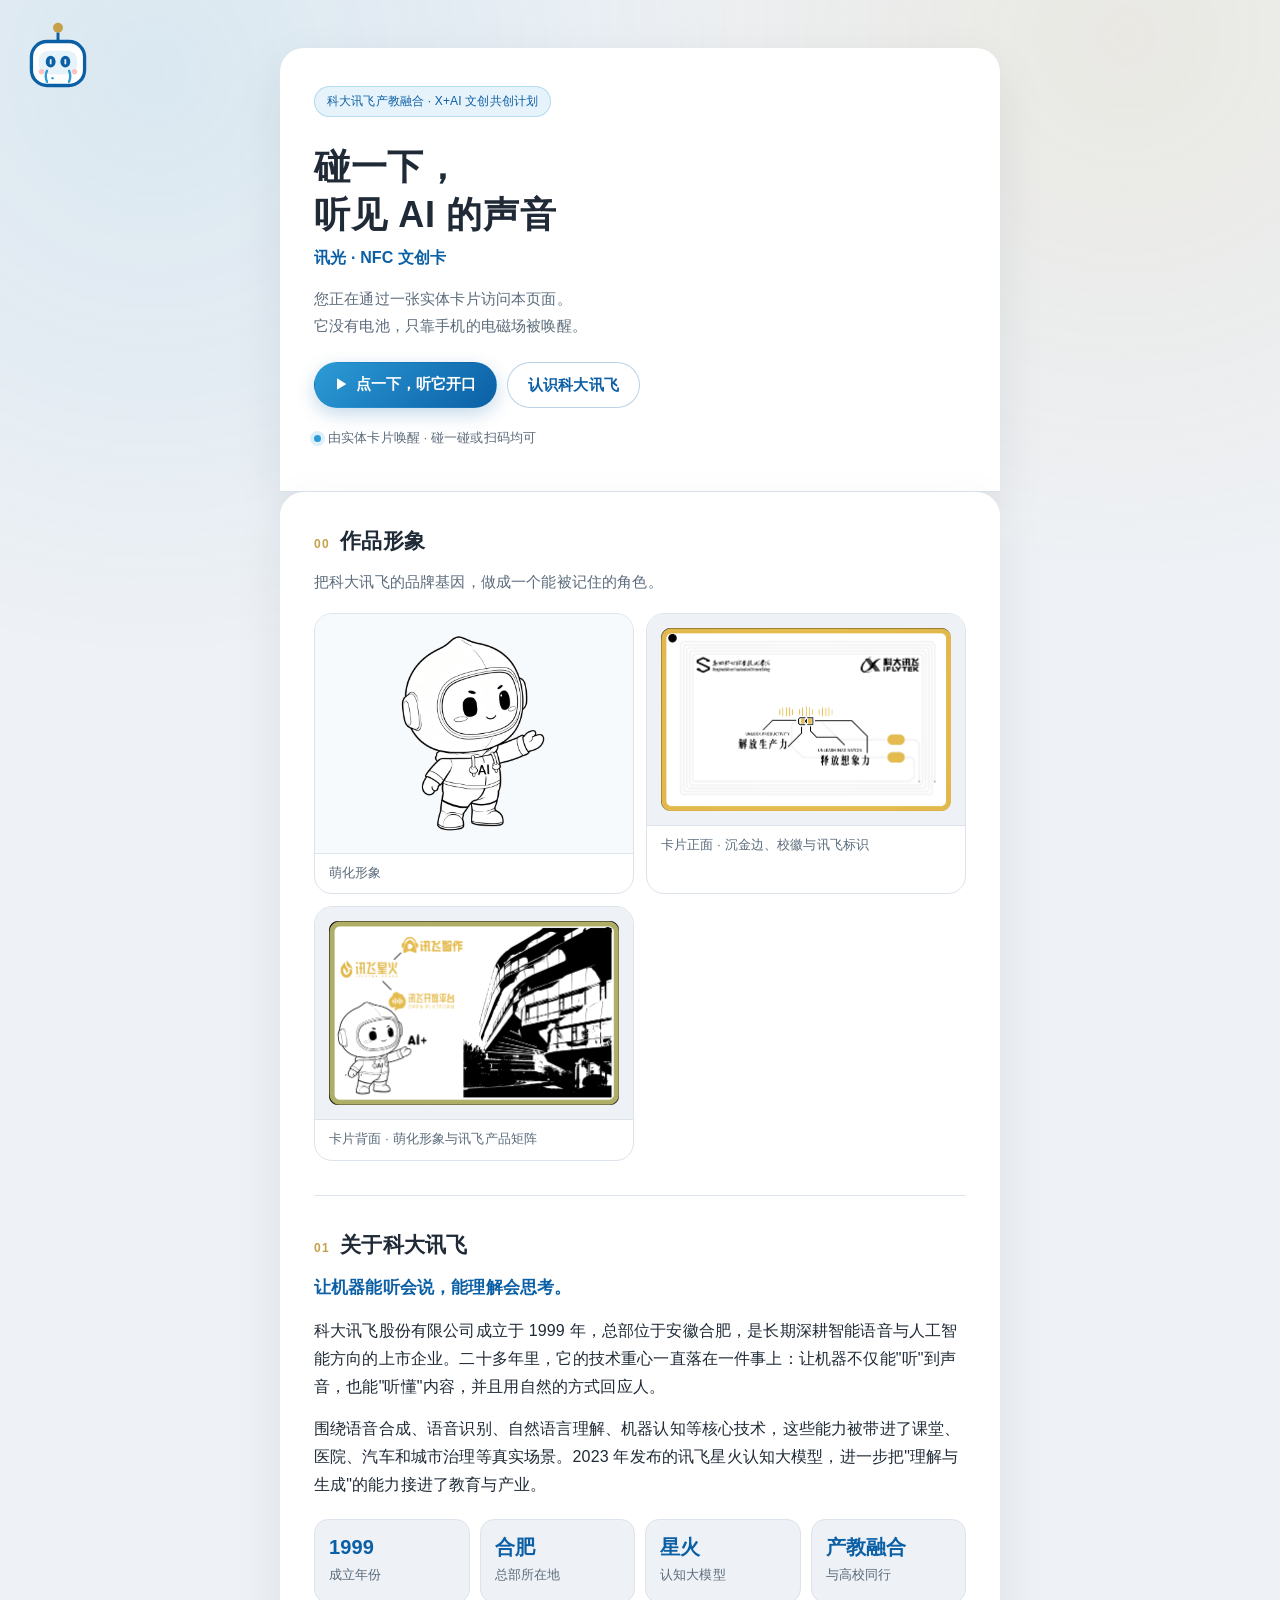
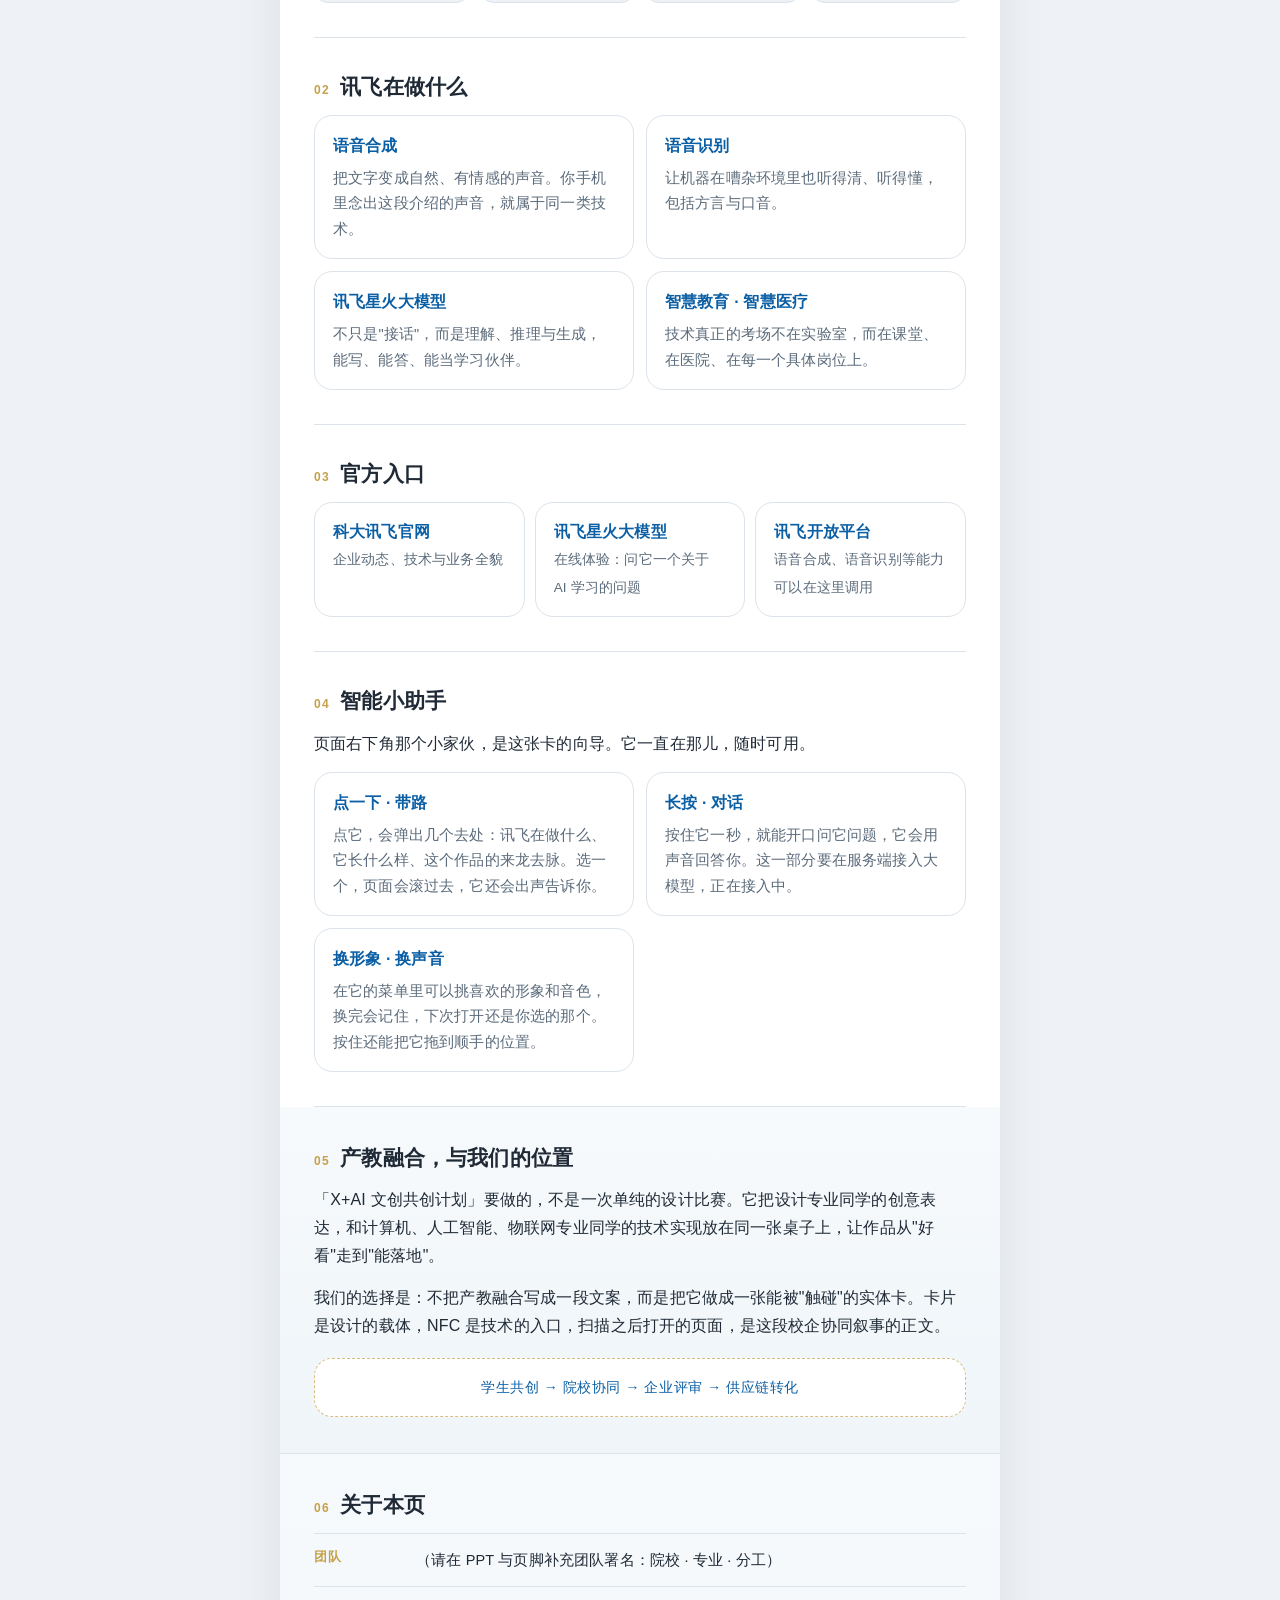
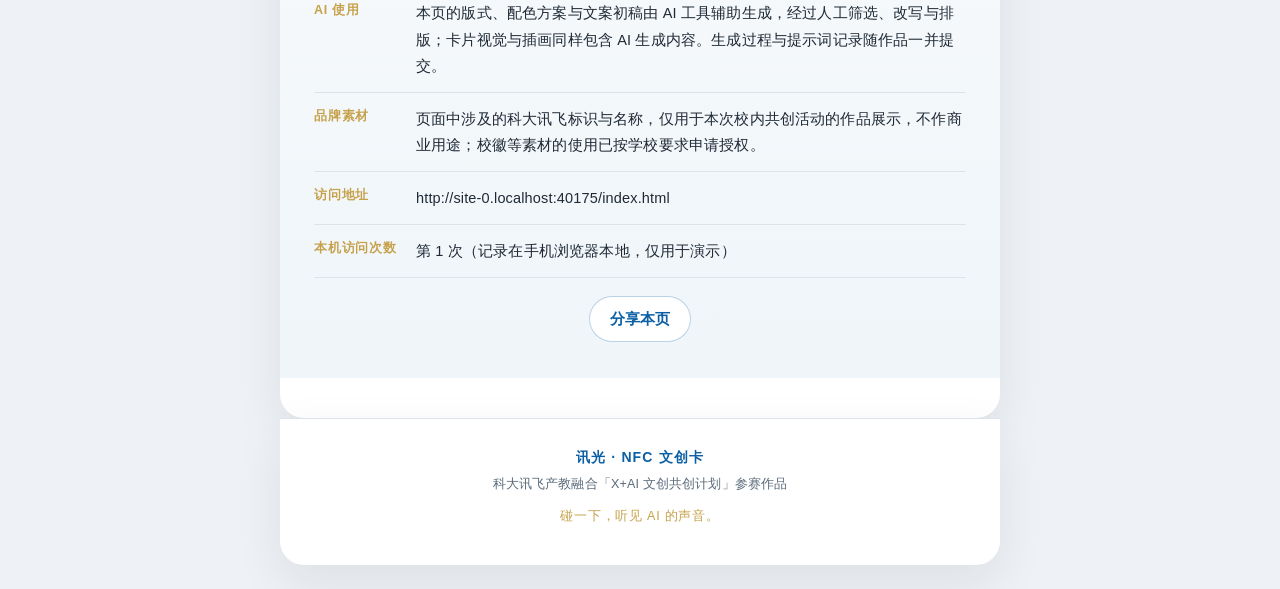
<file: index.html>
<!DOCTYPE html>
<html lang="zh-CN">
<head>
<meta charset="utf-8">
<meta name="viewport" content="width=device-width, initial-scale=1, viewport-fit=cover">
<title>讯光 · NFC 文创卡 | 科大讯飞产教融合 X+AI 共创计划</title>
<meta name="description" content="一张可以用手机碰开的文创卡：碰一下，认识科大讯飞，也看见产教融合里的自己。">
<meta name="theme-color" content="#0B5FA5">
<link rel="icon" href="assets/icon.svg" type="image/svg+xml">
<link rel="stylesheet" href="styles.css?v=10">
<noscript><style>[data-reveal]{opacity:1 !important;transform:none !important}</style></noscript>
</head>
<body>

<!-- ===================================================================
     作品：讯光 · NFC 文创卡
     用途：科大讯飞产教融合「X+AI 文创共创计划」参赛作品
     说明：纯静态页面，不依赖任何外部 CDN；联网或断网都能打开
     =================================================================== -->

<div class="grain" aria-hidden="true"></div>

<header class="hero">
  <div class="hero-top">
    <span class="badge">科大讯飞产教融合 · X+AI 文创共创计划</span>
  </div>

  

  <h1 class="hero-title">碰一下，<br>听见 AI 的声音</h1>
  <p class="hero-sub">讯光 · NFC 文创卡</p>
  <p class="hero-desc">您正在通过一张实体卡片访问本页面。<br>它没有电池，只靠手机的电磁场被唤醒。</p>

  <div class="hero-actions">
    <button id="tts-btn" class="btn btn-primary" type="button">
      <span class="btn-icon" aria-hidden="true">▶</span><span id="tts-label">点一下，听它开口</span>
    </button>
    <a class="btn btn-ghost" href="#about">认识科大讯飞</a>
  </div>

  <p class="hero-voice" id="hero-voice" hidden>
    <span class="bars" aria-hidden="true"><i></i><i></i><i></i><i></i><i></i></span>
    <span id="hero-voice-text">正在朗读…</span>
  </p>
  
  <p class="nfc-flag"><span class="dot" aria-hidden="true"></span>由实体卡片唤醒 · 碰一碰或扫码均可</p>
</header>

<main>

  <section class="block showcase" id="showcase" data-reveal>
    <h2><span class="num">00</span>作品形象</h2>
    <p class="muted">把科大讯飞的品牌基因，做成一个能被记住的角色。</p>
    <div class="shots">
      <figure class="shot">
        <img src="assets/mascot.png" alt="科大讯飞萌化形象" loading="lazy">
        <figcaption>萌化形象</figcaption>
      </figure>
      <figure class="shot shot--card">
        <img src="assets/card-front.png" alt="讯光 NFC 文创卡正面：金边、校徽、科大讯飞标识与两行字" loading="lazy">
        <figcaption>卡片正面 · 沉金边、校徽与讯飞标识</figcaption>
      </figure>
      <figure class="shot shot--card">
        <img src="assets/card-back.png" alt="讯光 NFC 文创卡背面：萌化形象、三个讯飞标识与建筑图" loading="lazy">
        <figcaption>卡片背面 · 萌化形象与讯飞产品矩阵</figcaption>
      </figure>
    </div>
    
  </section>

  <section class="block" id="about" data-reveal>
    <h2><span class="num">01</span>关于科大讯飞</h2>
    <p class="lead">让机器能听会说，能理解会思考。</p>
    <!-- 以下事实性内容请以讯飞官方资料为准后定稿 -->
    <p>科大讯飞股份有限公司成立于 1999 年，总部位于安徽合肥，是长期深耕智能语音与人工智能方向的上市企业。二十多年里，它的技术重心一直落在一件事上：让机器不仅能"听"到声音，也能"听懂"内容，并且用自然的方式回应人。</p>
    <p>围绕语音合成、语音识别、自然语言理解、机器认知等核心技术，这些能力被带进了课堂、医院、汽车和城市治理等真实场景。2023 年发布的讯飞星火认知大模型，进一步把"理解与生成"的能力接进了教育与产业。</p>

    <ul class="facts">
      <li><strong>1999</strong><span>成立年份</span></li>
      <li><strong>合肥</strong><span>总部所在地</span></li>
      <li><strong>星火</strong><span>认知大模型</span></li>
      <li><strong>产教融合</strong><span>与高校同行</span></li>
    </ul>
  </section>

  <section class="block" data-reveal>
    <h2><span class="num">02</span>讯飞在做什么</h2>
    <div class="cards">
      <article class="card">
        <h3>语音合成</h3>
        <p>把文字变成自然、有情感的声音。你手机里念出这段介绍的声音，就属于同一类技术。</p>
      </article>
      <article class="card">
        <h3>语音识别</h3>
        <p>让机器在嘈杂环境里也听得清、听得懂，包括方言与口音。</p>
      </article>
      <article class="card">
        <h3>讯飞星火大模型</h3>
        <p>不只是"接话"，而是理解、推理与生成，能写、能答、能当学习伙伴。</p>
      </article>
      <article class="card">
        <h3>智慧教育 · 智慧医疗</h3>
        <p>技术真正的考场不在实验室，而在课堂、在医院、在每一个具体岗位上。</p>
      </article>
    </div>
  </section>

  

  <section class="block" data-reveal>
    <h2><span class="num">03</span>官方入口</h2>
    <div class="links">
      <a class="link-card" href="https://www.iflytek.com/" target="_blank" rel="noreferrer">
        <strong>科大讯飞官网</strong><span>企业动态、技术与业务全貌</span>
      </a>
      <a class="link-card" href="https://xinghuo.xfyun.cn/" target="_blank" rel="noreferrer">
        <strong>讯飞星火大模型</strong><span>在线体验：问它一个关于 AI 学习的问题</span>
      </a>
      <a class="link-card" href="https://www.xfyun.cn/" target="_blank" rel="noreferrer">
        <strong>讯飞开放平台</strong><span>语音合成、语音识别等能力可以在这里调用</span>
      </a>
    </div>
    
  </section>

  <section class="block" id="assistant" data-reveal>
    <h2><span class="num">04</span>智能小助手</h2>
    <p>页面右下角那个小家伙，是这张卡的向导。它一直在那儿，随时可用。</p>
    <div class="cards">
      <article class="card">
        <h3>点一下 · 带路</h3>
        <p>点它，会弹出几个去处：讯飞在做什么、它长什么样、这个作品的来龙去脉。选一个，页面会滚过去，它还会出声告诉你。</p>
      </article>
      <article class="card">
        <h3>长按 · 对话</h3>
        <p>按住它一秒，就能开口问它问题，它会用声音回答你。这一部分要在服务端接入大模型，正在接入中。</p>
      </article>
      <article class="card">
        <h3>换形象 · 换声音</h3>
        <p>在它的菜单里可以挑喜欢的形象和音色，换完会记住，下次打开还是你选的那个。按住还能把它拖到顺手的位置。</p>
      </article>
      
    </div>
    
  </section>

  <section class="block block-tint" data-reveal>
    <h2><span class="num">05</span>产教融合，与我们的位置</h2>
    <p>「X+AI 文创共创计划」要做的，不是一次单纯的设计比赛。它把设计专业同学的创意表达，和计算机、人工智能、物联网专业同学的技术实现放在同一张桌子上，让作品从"好看"走到"能落地"。</p>
    <p>我们的选择是：不把产教融合写成一段文案，而是把它做成一张能被"触碰"的实体卡。卡片是设计的载体，NFC 是技术的入口，扫描之后打开的页面，是这段校企协同叙事的正文。</p>
    <div class="quote">
      <p>学生共创 → 院校协同 → 企业评审 → 供应链转化</p>
    </div>
  </section>

  <section class="block block-tint" id="about-page" data-reveal>
    <h2><span class="num">06</span>关于本页</h2>
    <div class="spec">
      <div class="spec-row"><span class="spec-k">团队</span><span class="spec-v" id="team-line">（请在 PPT 与页脚补充团队署名：院校 · 专业 · 分工）</span></div>
      <div class="spec-row"><span class="spec-k">AI 使用</span><span class="spec-v">本页的版式、配色方案与文案初稿由 AI 工具辅助生成，经过人工筛选、改写与排版；卡片视觉与插画同样包含 AI 生成内容。生成过程与提示词记录随作品一并提交。</span></div>
      <div class="spec-row"><span class="spec-k">品牌素材</span><span class="spec-v">页面中涉及的科大讯飞标识与名称，仅用于本次校内共创活动的作品展示，不作商业用途；校徽等素材的使用已按学校要求申请授权。</span></div>
      <div class="spec-row"><span class="spec-k">访问地址</span><span class="spec-v" id="origin-line">—</span></div>
      <div class="spec-row"><span class="spec-k">本机访问次数</span><span class="spec-v" id="visit-line">—</span></div>
    </div>
    <div class="share-row">
      <button id="share-btn" class="btn btn-ghost" type="button">分享本页</button>
    </div>
  </section>

</main>

<footer class="foot">
  <p class="foot-title">讯光 · NFC 文创卡</p>
  <p>科大讯飞产教融合「X+AI 文创共创计划」参赛作品</p>
  <p class="foot-note">碰一下，听见 AI 的声音。</p>
</footer>

<!-- ============================ 浮窗导览员 ============================ -->
<audio id="voice-audio" preload="auto"></audio>

<div class="buddy-wrap" id="buddy-wrap">
  <div class="buddy-menu" id="buddy-menu" hidden role="menu" aria-label="智能小助手">
    <div class="bm-list">
      <button type="button" role="menuitem" data-quiz="1">考考你 · 关于讯飞的三道题</button>
    </div>
    <div class="bm-sec">
      <span class="bm-label">换形象</span>
      <div class="bm-row" id="buddy-styles"></div>
    </div>
    <div class="bm-sec">
      <span class="bm-label">换声音</span>
      <div class="bm-row" id="buddy-voices"></div>
    </div>
    <p class="bm-tip">长按我，就能和我说话</p>
  </div>
  <div class="buddy-quiz" id="buddy-quiz" hidden role="dialog" aria-label="小测验">
    <div class="bq-head">
      <span id="bq-step">第 1 / 3 题</span>
      <button type="button" class="bq-close" id="bq-close" aria-label="关闭测验">×</button>
    </div>
    <p class="bq-q" id="bq-question"></p>
    <div class="bq-opts" id="bq-options"></div>
    <p class="bq-fb" id="bq-feedback" hidden></p>
    <button type="button" class="bq-next" id="bq-next" hidden>下一题</button>
  </div>
<p class="buddy-bubble" id="buddy-bubble" hidden></p>
  <div class="buddy" id="buddy" role="button" tabindex="0"
       aria-label="页面向导：点一下打开快捷动作，再点一下收起，长按可以和我说话"></div>
</div>

<script src="app.js?v=9"></script>
</body>
</html>
</file>
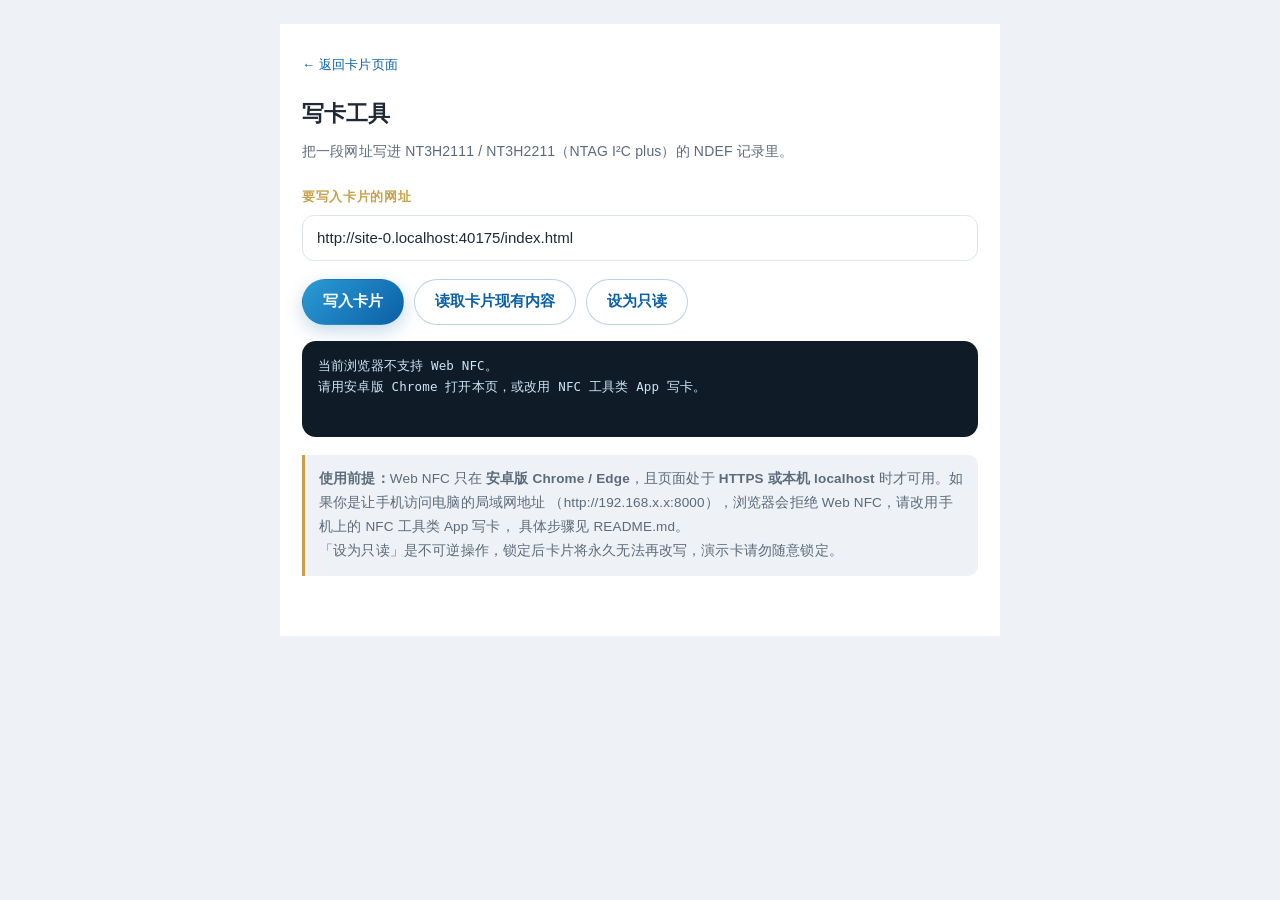
<file: writer.html>
<!DOCTYPE html>
<html lang="zh-CN">
<head>
<meta charset="utf-8">
<meta name="viewport" content="width=device-width, initial-scale=1, viewport-fit=cover">
<title>写卡工具 | 讯光 · NFC 文创卡</title>
<meta name="theme-color" content="#0B5FA5">
<meta name="robots" content="noindex,nofollow">
<link rel="icon" href="assets/icon.svg" type="image/svg+xml">
<link rel="stylesheet" href="styles.css">
<style>
  .tool{max-width:720px;margin:0 auto;background:#fff;padding:26px 22px 60px}
  .tool h1{font-size:22px;margin:0 0 6px}
  .tool .sub{color:var(--ink-soft);font-size:14px;margin:0 0 22px}
  .field{margin:0 0 16px}
  .field label{display:block;font-size:13px;font-weight:700;color:var(--gold);margin-bottom:6px;letter-spacing:.05em}
  .field input{
    width:100%;min-height:46px;padding:10px 14px;font-size:15px;
    font-family:inherit;color:var(--ink);
    border:1px solid var(--line);border-radius:12px;background:#fff;
  }
  .field input:focus{outline:2px solid rgba(44,155,214,.35);border-color:var(--cyan)}
  .row{display:flex;flex-wrap:wrap;gap:10px;margin:18px 0 8px}
  .log{
    margin-top:16px;padding:14px 16px;min-height:96px;
    background:#0F1B26;color:#CFE6F5;border-radius:14px;
    font-family:ui-monospace,SFMono-Regular,Consolas,monospace;
    font-size:12.5px;line-height:1.75;white-space:pre-wrap;word-break:break-all;
  }
  .warn{
    margin-top:18px;padding:12px 14px;font-size:13.5px;line-height:1.8;color:var(--ink-soft);
    background:var(--mist);border-left:3px solid var(--gold);border-radius:0 10px 10px 0;
  }
  .back{display:inline-block;margin-bottom:18px;font-size:13px;color:var(--blue);text-decoration:none}
</style>
</head>
<body>
<div class="tool">
  <a class="back" href="index.html">← 返回卡片页面</a>
  <h1>写卡工具</h1>
  <p class="sub">把一段网址写进 NT3H2111 / NT3H2211（NTAG I²C plus）的 NDEF 记录里。</p>

  <div class="field">
    <label for="url">要写入卡片的网址</label>
    <input id="url" type="url" inputmode="url" placeholder="https://example.com/kafang" autocomplete="off">
  </div>

  <div class="row">
    <button id="write-btn" class="btn btn-primary" type="button">写入卡片</button>
    <button id="read-btn" class="btn btn-ghost" type="button">读取卡片现有内容</button>
    <button id="lock-btn" class="btn btn-ghost" type="button">设为只读</button>
  </div>

  <div id="log" class="log">等待操作…</div>

  <div class="warn">
    <strong>使用前提：</strong>Web NFC 只在 <strong>安卓版 Chrome / Edge</strong>，且页面处于
    <strong>HTTPS 或本机 localhost</strong> 时才可用。如果你是让手机访问电脑的局域网地址
    （http://192.168.x.x:8000），浏览器会拒绝 Web NFC，请改用手机上的 NFC 工具类 App 写卡，
    具体步骤见 README.md。<br>
    「设为只读」是不可逆操作，锁定后卡片将永久无法再改写，演示卡请勿随意锁定。
  </div>
</div>

<script>
(function () {
  var logEl = document.getElementById('log');
  var urlEl = document.getElementById('url');
  var supported = ('NDEFReader' in window);

  function log(msg) {
    logEl.textContent += '\n' + msg;
    logEl.scrollTop = logEl.scrollHeight;
  }
  function clearLog(msg) { logEl.textContent = msg; }

  var baseDir = location.pathname.replace(/[^/]*$/, '');
  urlEl.value = location.origin + baseDir + 'index.html';

  if (!supported) {
    clearLog('当前浏览器不支持 Web NFC。\n请用安卓版 Chrome 打开本页，或改用 NFC 工具类 App 写卡。');
  } else {
    clearLog('环境检测通过：当前浏览器支持 Web NFC。\n把手机贴到卡片感应区，再点「写入卡片」。');
  }

  document.getElementById('write-btn').addEventListener('click', function () {
    var url = (urlEl.value || '').trim();
    if (!supported) { log('无法写入：当前环境不支持 Web NFC。'); return; }
    if (!/^https?:\/\//i.test(url)) { log('网址需要以 http:// 或 https:// 开头。'); return; }

    var reader = new NDEFReader();
    log('已启动，等待卡片靠近…');
    reader.write({ records: [{ recordType: 'url', data: url }] }).then(function () {
      log('写入成功：' + url);
    }).catch(function (e) {
      log('写入失败：' + e.message);
    });
  });

  document.getElementById('read-btn').addEventListener('click', function () {
    if (!supported) { log('无法读取：当前环境不支持 Web NFC。'); return; }
    var reader = new NDEFReader();
    reader.scan().then(function () {
      log('已启动读取，等待卡片靠近…');
    }).catch(function (e) {
      log('读取启动失败：' + e.message);
    });
    reader.onreading = function (event) {
      var out = ['卡片已读到。序列号：' + (event.serialNumber || '未知')];
      var records = event.message.records || [];
      if (!records.length) out.push('（卡片里没有 NDEF 记录）');
      records.forEach(function (r, i) {
        var text = '';
        try {
          if (r.recordType === 'url' || r.recordType === 'absolute-url') {
            text = new TextDecoder(r.encoding || 'utf-8').decode(r.data);
          } else if (r.recordType === 'text') {
            text = new TextDecoder(r.encoding || 'utf-8').decode(r.data);
          } else {
            text = r.recordType + '（' + (r.data ? r.data.byteLength : 0) + ' 字节）';
          }
        } catch (err) { text = '(无法解码)'; }
        out.push('  #' + (i + 1) + '  ' + r.recordType + ' → ' + text);
      });
      clearLog(out.join('\n'));
    };
    reader.onreadingerror = function () {
      log('读取出错：请把卡片重新贴近手机背面。');
    };
  });

  document.getElementById('lock-btn').addEventListener('click', function () {
    if (!supported) { log('无法锁定：当前环境不支持 Web NFC。'); return; }
    if (!window.confirm('锁定后卡片将永久无法改写，确定继续吗？')) return;
    var reader = new NDEFReader();
    reader.makeReadOnly().then(function () {
      log('卡片已设为只读。');
    }).catch(function (e) {
      log('锁定失败：' + e.message);
    });
  });
})();
</script>
</body>
</html>
</file>
<file: styles.css>
/* =====================================================================
   讯光 · NFC 文创卡 —— 页面样式
   配色与实体卡同源：白底 + 沉金饰边 + 青蓝图文
   ===================================================================== */

:root{
  --paper:#FFFFFF;
  --mist:#EEF1F5;
  --ink:#1F2A36;
  --ink-soft:#5B6B7B;
  --blue:#0B5FA5;
  --blue-deep:#083F6E;
  --cyan:#2C9BD6;
  --cyan-soft:#E7F3FA;
  --gold:#C6A14A;
  --line:#DCE3EA;
  --radius:18px;
  --maxw:720px;
}

*{box-sizing:border-box}

html{-webkit-text-size-adjust:100%}

body{
  margin:0;
  background:var(--mist);
  color:var(--ink);
  font-family:"PingFang SC","HarmonyOS Sans SC","Microsoft YaHei","Noto Sans SC",
              -apple-system,BlinkMacSystemFont,"Segoe UI",Roboto,sans-serif;
  font-size:16px;
  line-height:1.75;
  letter-spacing:.01em;
  -webkit-font-smoothing:antialiased;
}

.grain{
  position:fixed;inset:0;pointer-events:none;z-index:0;
  background:
    radial-gradient(circle at 12% 8%,rgba(44,155,214,.10),transparent 42%),
    radial-gradient(circle at 88% 4%,rgba(198,161,74,.10),transparent 38%);
}

/* ------------------------------------------------------------ 结构 */
.hero,main,.foot{position:relative;z-index:1}

.hero,main{
  max-width:var(--maxw);
  margin:0 auto;
  background:var(--paper);
}

main{padding:0 22px 34px}

/* ------------------------------------------------------------ 封面 */
.hero{
  padding:30px 22px 34px;
  border-bottom:1px solid var(--line);
  text-align:left;
}

.hero-top{display:flex;justify-content:space-between;align-items:center;gap:12px}

.badge{
  display:inline-block;
  font-size:12px;
  line-height:1.6;
  color:var(--blue);
  background:var(--cyan-soft);
  border:1px solid rgba(44,155,214,.28);
  border-radius:999px;
  padding:5px 12px;
}

.hero-title{
  margin:26px 0 6px;
  font-size:30px;
  line-height:1.32;
  letter-spacing:.02em;
  font-weight:700;
}

.hero-sub{
  margin:0;
  font-size:16px;
  color:var(--blue);
  font-weight:600;
}

.hero-desc{
  margin:14px 0 0;
  color:var(--ink-soft);
  font-size:14.5px;
  line-height:1.85;
}

.hero-actions{
  display:flex;
  flex-wrap:wrap;
  gap:10px;
  margin-top:22px;
}

.nfc-flag{
  display:inline-flex;
  align-items:center;
  gap:7px;
  margin:20px 0 0;
  font-size:12.5px;
  color:var(--ink-soft);
}

.dot{
  width:7px;height:7px;border-radius:50%;
  background:var(--cyan);
  box-shadow:0 0 0 4px rgba(44,155,214,.16);
  animation:pulse 2.4s ease-in-out infinite;
}

@keyframes pulse{
  0%,100%{box-shadow:0 0 0 4px rgba(44,155,214,.16)}
  50%{box-shadow:0 0 0 9px rgba(44,155,214,.04)}
}

/* ------------------------------------------------------------ 按钮 */
.btn{
  display:inline-flex;
  align-items:center;
  justify-content:center;
  gap:8px;
  min-height:46px;
  padding:0 20px;
  border-radius:999px;
  border:1px solid transparent;
  font-size:15px;
  font-weight:600;
  font-family:inherit;
  text-decoration:none;
  cursor:pointer;
  transition:transform .15s ease,box-shadow .2s ease,background .2s ease;
}

.btn:active{transform:translateY(1px)}

.btn-primary{
  color:#fff;
  background:linear-gradient(135deg,var(--cyan),var(--blue));
  box-shadow:0 6px 18px rgba(11,95,165,.24);
}

.btn-ghost{
  color:var(--blue);
  background:#fff;
  border-color:rgba(11,95,165,.28);
}

.btn-ghost:hover{background:var(--cyan-soft)}

.btn-light{color:var(--blue-deep);background:#fff}

.btn-outline-light{
  color:#fff;background:transparent;border-color:rgba(255,255,255,.55);
}

.btn-icon{font-size:13px}

/* ------------------------------------------------------------ 章节 */
.block{
  padding:34px 0;
  border-bottom:1px solid var(--line);
}

.block:last-of-type{border-bottom:none}

.block h2{
  display:flex;
  align-items:baseline;
  gap:10px;
  margin:0 0 14px;
  font-size:21px;
  line-height:1.4;
  font-weight:700;
}

.block h2 .num{
  font-size:12px;
  font-weight:700;
  letter-spacing:.12em;
  color:var(--gold);
}

.block p{margin:0 0 14px;color:var(--ink)}

.block p:last-child{margin-bottom:0}

.lead{
  font-size:17px;
  font-weight:600;
  color:var(--blue) !important;
}

.muted{color:var(--ink-soft) !important;font-size:14.5px}

.small{font-size:13.5px;color:var(--ink-soft) !important;line-height:1.8}

.hint{
  margin-top:16px !important;
  padding:12px 14px;
  font-size:13.5px;
  line-height:1.8;
  color:var(--ink-soft) !important;
  background:var(--mist);
  border-left:3px solid var(--gold);
  border-radius:0 10px 10px 0;
}

.block-tint{
  margin:0 -22px;
  padding:34px 22px;
  background:linear-gradient(180deg,#F7FAFC,#EFF5F9);
}

.block-deep{
  margin:0 -22px;
  padding:34px 22px;
  color:#fff;
  background:linear-gradient(150deg,var(--blue-deep),var(--blue));
}

.block-deep h2{color:#fff}

.block-deep h2 .num{color:rgba(255,255,255,.6)}

.block-deep p{color:rgba(255,255,255,.92)}

/* ------------------------------------------------------------ 数据条 */
.facts{
  display:grid;
  grid-template-columns:repeat(2,1fr);
  gap:10px;
  margin:20px 0 0;
  padding:0;
  list-style:none;
}

.facts li{
  padding:14px;
  background:var(--mist);
  border-radius:14px;
  border:1px solid var(--line);
}

.facts strong{
  display:block;
  font-size:20px;
  line-height:1.3;
  color:var(--blue);
}

.facts span{font-size:12.5px;color:var(--ink-soft)}

/* ------------------------------------------------------------ 卡片 */
.cards{
  display:grid;
  grid-template-columns:1fr;
  gap:12px;
}

.card{
  padding:16px 18px;
  background:#fff;
  border:1px solid var(--line);
  border-radius:var(--radius);
  transition:border-color .2s ease,transform .2s ease,box-shadow .2s ease;
}

.card:hover{
  border-color:rgba(44,155,214,.45);
  transform:translateY(-2px);
  box-shadow:0 10px 24px rgba(31,42,54,.07);
}

.card h3{
  margin:0 0 6px;
  font-size:16px;
  font-weight:700;
  color:var(--blue);
}

.card p{margin:0;font-size:14.5px;color:var(--ink-soft)}

/* ------------------------------------------------------------ 引言 */
.quote{
  margin-top:18px;
  padding:16px 18px;
  background:#fff;
  border:1px dashed rgba(198,161,74,.7);
  border-radius:var(--radius);
}

.quote p{
  margin:0;
  font-size:14px;
  text-align:center;
  color:var(--blue);
  letter-spacing:.04em;
}

/* ------------------------------------------------------------ 规格表 */
.spec{border-top:1px solid var(--line)}

.spec-row{
  display:grid;
  grid-template-columns:1fr;
  gap:2px;
  padding:13px 0;
  border-bottom:1px solid var(--line);
}

.spec-k{
  font-size:12.5px;
  font-weight:700;
  letter-spacing:.06em;
  color:var(--gold);
}

.spec-v{font-size:14.5px;line-height:1.8;color:var(--ink)}

/* ------------------------------------------------------------ 语音区 */
.voice{display:flex;flex-wrap:wrap;gap:10px;margin:6px 0 16px}

/* ------------------------------------------------------------ 链接 */
.links{display:grid;grid-template-columns:1fr;gap:10px}

.link-card{
  display:block;
  padding:15px 18px;
  background:#fff;
  border:1px solid var(--line);
  border-radius:var(--radius);
  text-decoration:none;
  color:inherit;
  transition:border-color .2s ease,transform .2s ease;
}

.link-card:hover{border-color:rgba(44,155,214,.5);transform:translateY(-2px)}

.link-card strong{
  display:block;
  font-size:15.5px;
  color:var(--blue);
}

.link-card span{font-size:13.5px;color:var(--ink-soft)}

/* ------------------------------------------------------------ 分享 */
.share-row{display:flex;flex-wrap:wrap;gap:10px;margin-top:18px;justify-content:center}

/* ------------------------------------------------------------ 页脚 */
.foot{
  max-width:var(--maxw);
  margin:0 auto;
  padding:26px 22px 40px;
  background:var(--paper);
  border-top:1px solid var(--line);
  text-align:center;
}

.foot p{margin:0 0 4px;font-size:12.5px;color:var(--ink-soft)}

.foot-title{
  font-size:14px !important;
  font-weight:700;
  color:var(--blue) !important;
  letter-spacing:.08em;
}

.foot-note{margin-top:10px !important;color:var(--gold) !important;letter-spacing:.06em}

/* ------------------------------------------------------------ 入场动画 */
[data-reveal]{
  opacity:0;
  transform:translateY(14px);
  transition:opacity .6s ease,transform .6s ease;
}

[data-reveal].is-visible{opacity:1;transform:none}

@media (prefers-reduced-motion:reduce){
  [data-reveal]{opacity:1;transform:none;transition:none}
  .dot{animation:none}
}

/* ------------------------------------------------------------ 大屏 */
@media (min-width:760px){
  body{padding:24px 0}

  .hero,main,.foot{
    border-radius:24px;
    box-shadow:0 18px 50px rgba(31,42,54,.08);
  }

  .hero{margin-top:24px;border-radius:24px 24px 0 0;padding:38px 34px 40px}
  main{padding:0 34px 40px}
  .block-tint,.block-deep{margin:0 -34px;padding:36px 34px}
  .foot{border-radius:0 0 24px 24px;padding:26px 34px 34px}

  .hero-title{font-size:36px}
  .cards{grid-template-columns:repeat(2,1fr)}
  .facts{grid-template-columns:repeat(4,1fr)}
  .links{grid-template-columns:repeat(3,1fr)}
  .spec-row{grid-template-columns:88px 1fr;gap:14px;align-items:start}
}

/* ------------------------------------------------------------ 作品形象 */
.shots{display:grid;grid-template-columns:1fr;gap:12px;margin:18px 0 0}

.shot{
  margin:0;
  border:1px solid var(--line);
  border-radius:var(--radius);
  overflow:hidden;
  background:#fff;
}

.shot img{
  display:block;
  width:100%;
  height:auto;
  aspect-ratio:4 / 3;
  object-fit:cover;
  background:var(--mist);
}

.shot--card img{
  aspect-ratio:auto;
  object-fit:contain;
  padding:14px;
}

.shot figcaption{
  padding:9px 14px;
  font-size:12.5px;
  color:var(--ink-soft);
  border-top:1px solid var(--line);
}

.figure{margin:18px 0 0}

.figure img{
  display:block;
  width:100%;
  height:auto;
  border:1px solid var(--line);
  border-radius:var(--radius);
  background:#fff;
}

.figure figcaption{
  margin-top:8px;
  font-size:12.5px;
  line-height:1.7;
  color:var(--ink-soft);
}

@media (min-width:760px){
  .shots{grid-template-columns:1fr 1fr}
}

/* ------------------------------------------------------------ 声音体验 */
.hero-voice{
  display:flex;
  align-items:center;
  gap:10px;
  margin:16px 0 0;
  font-size:13.5px;
  line-height:1.6;
  color:var(--blue);
}

.hero-voice[hidden]{display:none}

.bars{display:inline-flex;align-items:flex-end;gap:3px;height:16px;flex:0 0 auto}

.bars i{
  display:block;
  width:3px;
  height:5px;
  background:var(--cyan);
  border-radius:2px;
  animation:bar 900ms ease-in-out infinite;
}

.bars i:nth-child(2){animation-delay:110ms}
.bars i:nth-child(3){animation-delay:220ms}
.bars i:nth-child(4){animation-delay:330ms}
.bars i:nth-child(5){animation-delay:440ms}

@keyframes bar{
  0%,100%{height:5px}
  50%{height:16px}
}

.hero-more{margin:12px 0 0;font-size:13.5px}

.hero-more a{
  color:var(--blue);
  text-decoration:none;
  border-bottom:1px solid rgba(11,95,165,.35);
}

.btn.is-calling{animation:call 1.9s ease-in-out infinite}

@keyframes call{
  0%,100%{box-shadow:0 6px 18px rgba(11,95,165,.24)}
  50%{box-shadow:0 6px 18px rgba(11,95,165,.24),0 0 0 9px rgba(44,155,214,.14)}
}

.player{margin-top:18px}

.player-bar{display:flex;flex-wrap:wrap;gap:10px;align-items:center}

.speed{
  display:inline-flex;
  border:1px solid rgba(255,255,255,.45);
  border-radius:999px;
  overflow:hidden;
}

.speed button{
  background:transparent;
  border:0;
  color:#fff;
  font-family:inherit;
  font-size:13px;
  padding:9px 15px;
  cursor:pointer;
}

.speed button.is-on{background:#fff;color:var(--blue-deep);font-weight:700}

.lines{
  counter-reset:line;
  margin:18px 0 0;
  padding:0;
  list-style:none;
  display:grid;
  gap:10px;
}

.lines li{
  position:relative;
  padding:12px 14px 12px 44px;
  border-radius:14px;
  background:rgba(255,255,255,.08);
  border:1px solid rgba(255,255,255,.14);
  font-size:14.5px;
  line-height:1.7;
  color:rgba(255,255,255,.82);
  transition:background .25s ease,color .25s ease,border-color .25s ease;
}

.lines li::before{
  counter-increment:line;
  content:counter(line);
  position:absolute;
  left:15px;
  top:12px;
  font-size:12px;
  color:rgba(255,255,255,.5);
}

.lines li.is-on{
  background:#fff;
  color:var(--blue-deep);
  border-color:#fff;
  box-shadow:0 10px 24px rgba(0,0,0,.14);
}

.lines li.is-on::before{color:var(--gold)}

#voice-audio{display:none}

.block-deep .small{color:rgba(255,255,255,.74) !important}

@media (prefers-reduced-motion:reduce){
  .bars i{animation:none}
  .btn.is-calling{animation:none}
}

/* ------------------------------------------------------------ 浮窗导览员 */
.buddy-wrap{
  position:fixed;
  right:16px;
  bottom:18px;
  width:76px;
  z-index:60;
  touch-action:none;
  -webkit-tap-highlight-color:transparent;
}

.buddy{
  width:76px;
  height:76px;
  cursor:grab;
  display:grid;
  place-items:center;
  animation:bob 3.4s ease-in-out infinite;
  transition:transform .18s ease;
}

.buddy img{
  width:100%;
  height:auto;
  pointer-events:none;
  user-select:none;
  filter:drop-shadow(0 6px 10px rgba(31,42,54,.18)) drop-shadow(0 0 6px #fff) drop-shadow(0 0 14px rgba(255,255,255,.9));
}

.buddy-wrap.is-dragging .buddy{cursor:grabbing;animation:none;transform:scale(1.06) rotate(-4deg)}

.buddy.is-speaking{animation:talk .5s ease-in-out infinite}

.buddy.is-pop{animation:pop .34s ease}

.buddy.is-calling{animation:call2 1.4s ease-in-out infinite}

.buddy:focus-visible{outline:2px solid var(--cyan);outline-offset:4px;border-radius:50%}

@keyframes bob{
  0%,100%{transform:translateY(0) rotate(-1.5deg)}
  50%{transform:translateY(-7px) rotate(1.5deg)}
}

@keyframes talk{
  0%,100%{transform:translateY(0) scale(1)}
  50%{transform:translateY(-4px) scale(1.04)}
}

@keyframes pop{
  0%{transform:scale(1)}
  45%{transform:scale(1.12)}
  100%{transform:scale(1)}
}

@keyframes call2{
  0%,100%{transform:scale(1)}
  50%{transform:scale(1.09)}
}

.buddy-bubble{
  position:absolute;
  z-index:1;
  bottom:calc(100% + 10px);
  right:0;
  width:210px;
  margin:0;
  padding:11px 13px;
  background:#fff;
  color:var(--ink);
  font-size:13.5px;
  line-height:1.65;
  border-radius:14px 14px 4px 14px;
  box-shadow:0 12px 28px rgba(31,42,54,.16);
  border:1px solid var(--line);
}

.buddy-bubble[hidden]{display:none}

.buddy-menu{
  position:absolute;
  z-index:2;
  bottom:calc(100% + 10px);
  right:0;
  width:220px;
  padding:8px;
  background:#fff;
  border:1px solid var(--line);
  border-radius:16px;
  box-shadow:0 16px 34px rgba(31,42,54,.18);
  display:grid;
  gap:4px;
}

.buddy-menu[hidden]{display:none}

.buddy-menu button{
  display:block;
  width:100%;
  text-align:left;
  padding:11px 12px;
  border:0;
  border-radius:11px;
  background:transparent;
  color:var(--ink);
  font-family:inherit;
  font-size:14px;
  line-height:1.5;
  cursor:pointer;
}

.buddy-menu button:hover{background:var(--cyan-soft);color:var(--blue)}

.buddy-wrap.on-left .buddy-bubble,
.buddy-wrap.on-left .buddy-menu{right:auto;left:0;border-radius:14px 14px 14px 4px}

@media (prefers-reduced-motion:reduce){
  .buddy,.buddy.is-speaking,.buddy.is-pop,.buddy.is-calling{animation:none}
}

@media (min-width:760px){
  .buddy-wrap{width:88px}
  .buddy{width:88px;height:88px}
}

/* ------------------------------------------------------------ 浮窗形象（内联 SVG） */
.bd-svg{display:block;width:100%;height:100%;overflow:visible}

.bd-eyes{animation:bdBlink 5.2s ease-in-out infinite;transform-box:fill-box;transform-origin:center}
@keyframes bdBlink{0%,91%,100%{transform:scaleY(1)}94%{transform:scaleY(.12)}}

.bd-wave .bd-arc path{animation:bdArc 1.9s ease-in-out infinite;transform-box:fill-box;transform-origin:center}
.bd-wave .bd-arc path:last-child{animation-delay:.18s}
@keyframes bdArc{0%,100%{opacity:.3;transform:scale(.92)}50%{opacity:1;transform:scale(1.04)}}

.bd-spark .bd-spin{animation:bdTilt 5.4s ease-in-out infinite;transform-box:view-box;transform-origin:48px 48px}
@keyframes bdTilt{0%,100%{transform:rotate(-9deg) scale(1)}50%{transform:rotate(9deg) scale(1.05)}}
.bd-spark .bd-sat{animation:bdOrbit 7s linear infinite;transform-box:view-box;transform-origin:48px 48px}
.bd-spark .bd-sat2{animation:bdOrbit 11s linear infinite reverse;transform-box:view-box;transform-origin:48px 48px}
@keyframes bdOrbit{to{transform:rotate(360deg)}}

.bd-blink{animation:bdPulse 2.2s ease-in-out infinite;transform-box:fill-box;transform-origin:center}
@keyframes bdPulse{0%,100%{opacity:1;transform:scale(1)}50%{opacity:.45;transform:scale(.78)}}

.bd-nfc{animation:bdNfc 2.4s ease-in-out infinite}
@keyframes bdNfc{0%,100%{opacity:.35}50%{opacity:1}}

.bd-card .bd-wings path{animation:bdFlap 1.7s ease-in-out infinite}
.bd-card .bd-wings path:first-child{transform-box:fill-box;transform-origin:right center}
.bd-card .bd-wings path:last-child{transform-box:fill-box;transform-origin:left center}
@keyframes bdFlap{0%,100%{transform:rotate(0) scaleX(1)}50%{transform:rotate(-13deg) scaleX(.84)}}

/* 说话时动得更快一点 */
.buddy.is-speaking .bd-arc path,
.buddy.is-speaking .bd-nfc{animation-duration:.8s}
.buddy.is-speaking .bd-eyes{animation-duration:1.6s}

@media (prefers-reduced-motion:reduce){
  .bd-eyes,.bd-arc path,.bd-spin,.bd-sat,.bd-sat2,.bd-blink,.bd-nfc,.bd-wings path{animation:none}
}

.buddy svg{width:100%;height:100%;display:block}

/* ------------------------------------------------------------ 小助手菜单里的切换区 */
.buddy-menu{width:250px;max-height:72vh;overflow:auto}

.bm-list{display:grid;gap:4px;padding-bottom:6px;border-bottom:1px solid var(--line)}

.bm-sec{display:flex;align-items:center;gap:10px;padding:8px 6px 0}

.bm-label{flex:0 0 auto;font-size:12px;color:var(--ink-soft)}

.bm-row{display:flex;gap:6px;flex:1}

.bm-chip{
  width:40px;height:40px;padding:3px;
  display:grid;place-items:center;
  background:#fff;border:1px solid var(--line);border-radius:12px;
  cursor:pointer;transition:border-color .18s ease,box-shadow .18s ease;
}

.bm-chip:hover{border-color:rgba(44,155,214,.5)}

.bm-chip.is-on{border-color:var(--cyan);box-shadow:0 0 0 2px rgba(44,155,214,.18)}

.bm-thumb{display:block;width:30px;height:30px}

.bm-thumb svg{width:100%;height:100%;display:block}

.bm-chip-text{
  width:auto;height:34px;padding:0 12px;
  font-family:inherit;font-size:12.5px;color:var(--ink);
}

.bm-chip-text.is-on{background:var(--cyan-soft);color:var(--blue);font-weight:700}

.bm-tip{margin:10px 0 2px;text-align:center;font-size:11.5px;color:var(--ink-soft)}

/* ------------------------------------------------------------ 小助手的小测验 */
.buddy-quiz{
  position:absolute;
  z-index:3;
  bottom:calc(100% + 10px);
  right:0;
  width:262px;
  padding:12px 13px 13px;
  background:#fff;
  border:1px solid var(--line);
  border-radius:16px;
  box-shadow:0 16px 34px rgba(31,42,54,.2);
}

.buddy-quiz[hidden]{display:none}

.buddy-wrap.on-left .buddy-quiz{right:auto;left:0}

.bq-head{display:flex;align-items:center;justify-content:space-between;gap:8px}

.bq-head span{font-size:11.5px;color:var(--gold);font-weight:700;letter-spacing:.04em}

.bq-close{
  border:0;background:transparent;
  font-size:19px;line-height:1;
  color:var(--ink-soft);cursor:pointer;padding:2px 4px;
}

.bq-q{
  margin:8px 0 10px;
  font-size:14.5px;line-height:1.6;font-weight:600;color:var(--ink);
}

.bq-opts{display:grid;gap:6px}

.bq-opt{
  width:100%;
  text-align:left;
  padding:10px 12px;
  border:1px solid var(--line);
  border-radius:11px;
  background:#fff;
  font-family:inherit;font-size:13.5px;line-height:1.5;color:var(--ink);
  cursor:pointer;
  transition:border-color .18s ease,background .18s ease;
}

.bq-opt:hover:not(:disabled){border-color:rgba(44,155,214,.55);background:var(--cyan-soft)}

.bq-opt:disabled{cursor:default;opacity:.85}

.bq-opt.is-right{border-color:#2E9E6B;background:#EAF7F0;color:#1F6B48;font-weight:700;opacity:1}

.bq-opt.is-wrong{border-color:#D98A8A;background:#FBEEEE;color:#8C3A3A;opacity:1}

.bq-fb{
  margin:10px 0 0;
  font-size:12.5px;line-height:1.65;color:var(--ink-soft);
}

.bq-fb b{color:var(--blue)}

.bq-next{
  margin-top:11px;
  width:100%;
  padding:9px 12px;
  border:0;border-radius:11px;
  background:linear-gradient(135deg,var(--cyan),var(--blue));
  color:#fff;font-family:inherit;font-size:13.5px;font-weight:600;
  cursor:pointer;
}

.bq-next[hidden]{display:none}
</file>
